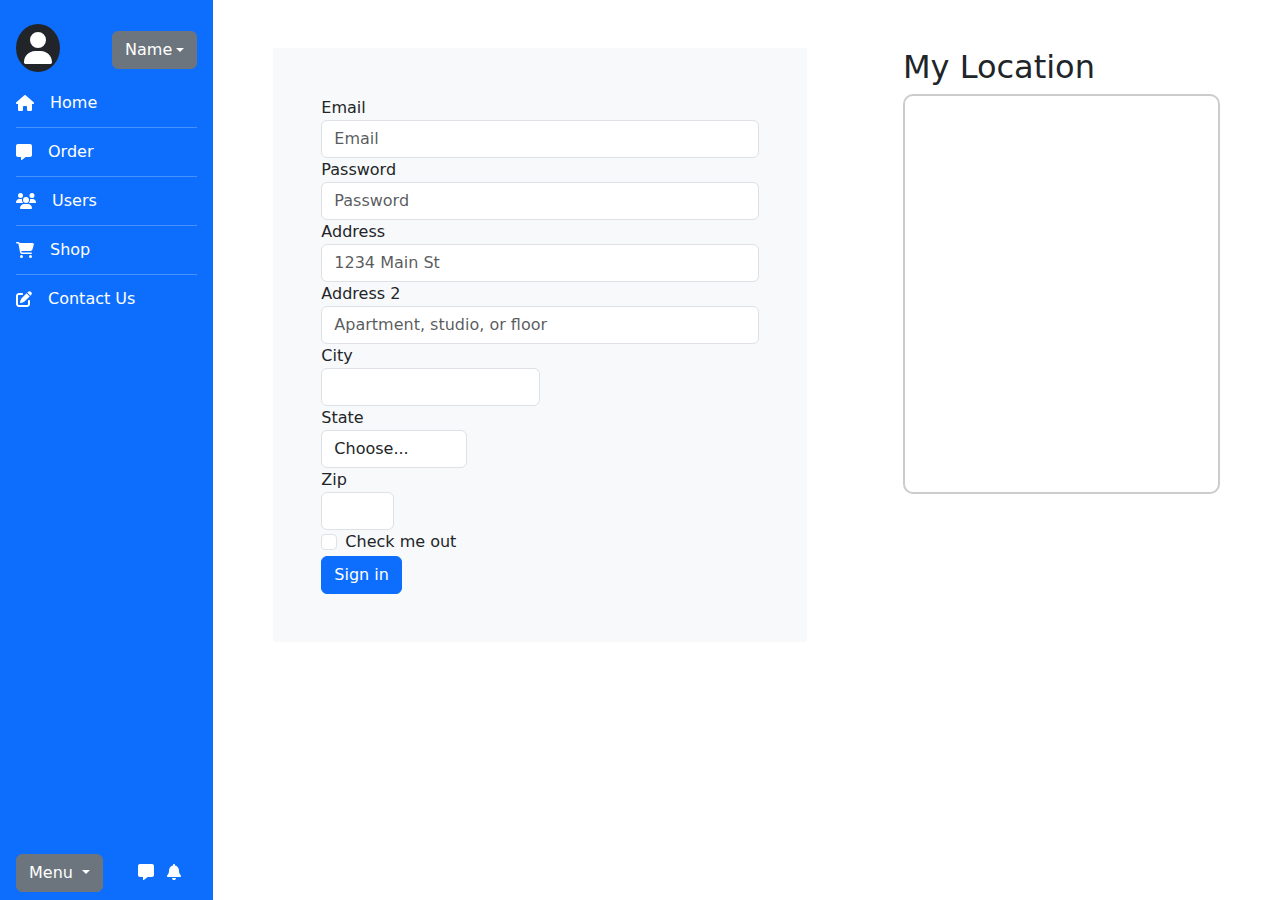
<file: contact.html>
<!DOCTYPE html>
<html lang="en">
  <head>
    <meta charset="UTF-8" />
    <meta name="viewport" content="width=device-width, initial-scale=1.0" />
    <title>Fixed Header</title>
    <link rel="stylesheet" href="bootstrap-5.3.3-dist/css/bootstrap.min.css" />
    <link rel="stylesheet" href="fontawesome-free-6.7.2-web/css/all.min.css" />
    <link rel="stylesheet" href="style.css" />
  </head>
  <body>
    <!-- main start -->
    <main>
      <div class="container-fluid">
        <div class="row">
          <!-- Sidebar Menu -->

          <div
            class="col-md-2 vh-100 bg-primary text-white position-fixed d-flex flex-column pt-4 px-3"
          >
            <!-- User Profile -->
            <div class="d-flex justify-content-between align-items-center">
              <div class="col-md-4">
                <i class="fa-solid fa-user fs-2 bg-dark rounded-circle p-2"></i>
              </div>
              <div class="dropdown col-md-8 d-flex justify-content-end">
                <button
                  class="btn btn-secondary dropdown-toggle d-flex align-items-center"
                  type="button"
                  data-bs-toggle="dropdown"
                >
                  Name
                </button>
                <ul class="dropdown-menu">
                  <li><a class="dropdown-item" href="#">Dashboard</a></li>
                  <li><a class="dropdown-item" href="#">Settings</a></li>
                  <li><a class="dropdown-item" href="#">Logout</a></li>
                </ul>
              </div>
            </div>

            <!-- Menu -->
            <div class="mt-2">
              <a
                href="index.html"
                class="d-flex align-items-center gap-2 text-white text-decoration-none py-2"
              >
                <i class="fa-solid fa-house"></i>
                <span class="ms-2 text-nowrap d-none d-md-inline">Home</span>
              </a>
              <hr class="my-1" />
              <a
                href="order.html"
                class="d-flex align-items-center gap-2 text-white text-decoration-none py-2 my-1"
              >
                <i class="fa-solid fa-message"></i>
                <span class="ms-2 text-nowrap d-none d-md-inline">Order</span>
              </a>
              <hr class="my-1" />

              <a
                href="user.html"
                class="d-flex align-items-center gap-2 text-white text-decoration-none py-2"
              >
                <i class="fa-solid fa-users"></i>
                <span class="ms-2 text-nowrap d-none d-md-inline">Users</span>
              </a>
              <hr class="my-1" />
              <a
                href="shop.html"
                class="d-flex align-items-center gap-2 text-white text-decoration-none py-2"
              >
                <i class="fa-solid fa-cart-shopping"></i>
                <span class="ms-2 text-nowrap d-none d-md-inline">Shop</span>
              </a>

              <hr class="my-1" />
              <a
                href="contact.html"
                class="d-flex align-items-center gap-2 text-white text-decoration-none py-2"
              >
                <i class="fa-solid fa-pen-to-square"></i>
                <span class="ms-2 text-nowrap d-none d-md-inline"
                  >Contact Us</span
                >
              </a>
            </div>

            <!-- Language, Message & Notifications -->
            <div
              class="mt-auto d-flex justify-content-between align-items-center my-2"
            >
              <div class="dropdown me-3">
                <button
                  class="btn btn-secondary dropdown-toggle"
                  type="button"
                  data-bs-toggle="dropdown"
                >
                  Menu
                </button>
                <ul class="dropdown-menu">
                  <li><a class="dropdown-item" href="#">Action</a></li>
                  <li><a class="dropdown-item" href="#">Another action</a></li>
                  <li>
                    <a class="dropdown-item" href="#">Something else here</a>
                  </li>
                </ul>
              </div>
              <!-- Icons -->
              <div class="me-3">
                <i class="fa-solid fa-message me-2"></i>
                <i class="fa-solid fa-bell"></i>
              </div>
            </div>
          </div>

          <!-- Main Content (Added Offset to Avoid Overlap) -->
          <div
            class="col-md-10 offset-md-2 h-100 d-flex justify-content-center align-content-center"
          >
            <form class="w-100 h-100 m-5 bg-light p-5">
              <div class="form-row">
                <div class="form-group col-md-12">
                  <label for="inputEmail4">Email</label>
                  <input
                    type="email"
                    class="form-control"
                    id="inputEmail4"
                    placeholder="Email"
                  />
                </div>
                <div class="form-group col-md-12">
                  <label for="inputPassword4">Password</label>
                  <input
                    type="password"
                    class="form-control"
                    id="inputPassword4"
                    placeholder="Password"
                  />
                </div>
              </div>
              <div class="form-group">
                <label for="inputAddress">Address</label>
                <input
                  type="text"
                  class="form-control"
                  id="inputAddress"
                  placeholder="1234 Main St"
                />
              </div>
              <div class="form-group">
                <label for="inputAddress2">Address 2</label>
                <input
                  type="text"
                  class="form-control"
                  id="inputAddress2"
                  placeholder="Apartment, studio, or floor"
                />
              </div>
              <div class="form-row">
                <div class="form-group col-md-6">
                  <label for="inputCity">City</label>
                  <input type="text" class="form-control" id="inputCity" />
                </div>
                <div class="form-group col-md-4">
                  <label for="inputState">State</label>
                  <select id="inputState" class="form-control">
                    <option selected>Choose...</option>
                    <option>...</option>
                  </select>
                </div>
                <div class="form-group col-md-2">
                  <label for="inputZip">Zip</label>
                  <input type="text" class="form-control" id="inputZip" />
                </div>
              </div>
              <div class="form-group">
                <div class="form-check">
                  <input
                    class="form-check-input"
                    type="checkbox"
                    id="gridCheck"
                  />
                  <label class="form-check-label" for="gridCheck">
                    Check me out
                  </label>
                </div>
              </div>
              <button type="submit" class="btn btn-primary">Sign in</button>
            </form>

            <!-- map content -->
            <div class="w-75 p-5">
              <h2>My Location</h2>
              <div class="map-container">
                <iframe
                  src="https://www.google.com/maps/embed?pb=!1m18!1m12!1m3!1d3151.835434508398!2d144.95373631590465!3d-37.81627927975195!2m3!1f0!2f0!3f0!3m2!1i1024!2i768!4f13.1!3m3!1m2!1s0x6ad642af0f11fd81%3A0xf57792cba271d67c!2sMelbourne%20VIC%2C%20Australia!5e0!3m2!1sen!2sus!4v1633154870211!5m2!1sen!2sus"
                  allowfullscreen=""
                  loading="lazy"
                >
                </iframe>
              </div>
            </div>
          </div>

          <!-- Main Content Ends -->
        </div>
      </div>
    </main>

    <script src="bootstrap-5.3.3-dist/js/bootstrap.bundle.min.js"></script>
    <script src="fontawesome-free-6.7.2-web/js/all.min.js"></script>
  </body>
</html>
</file>
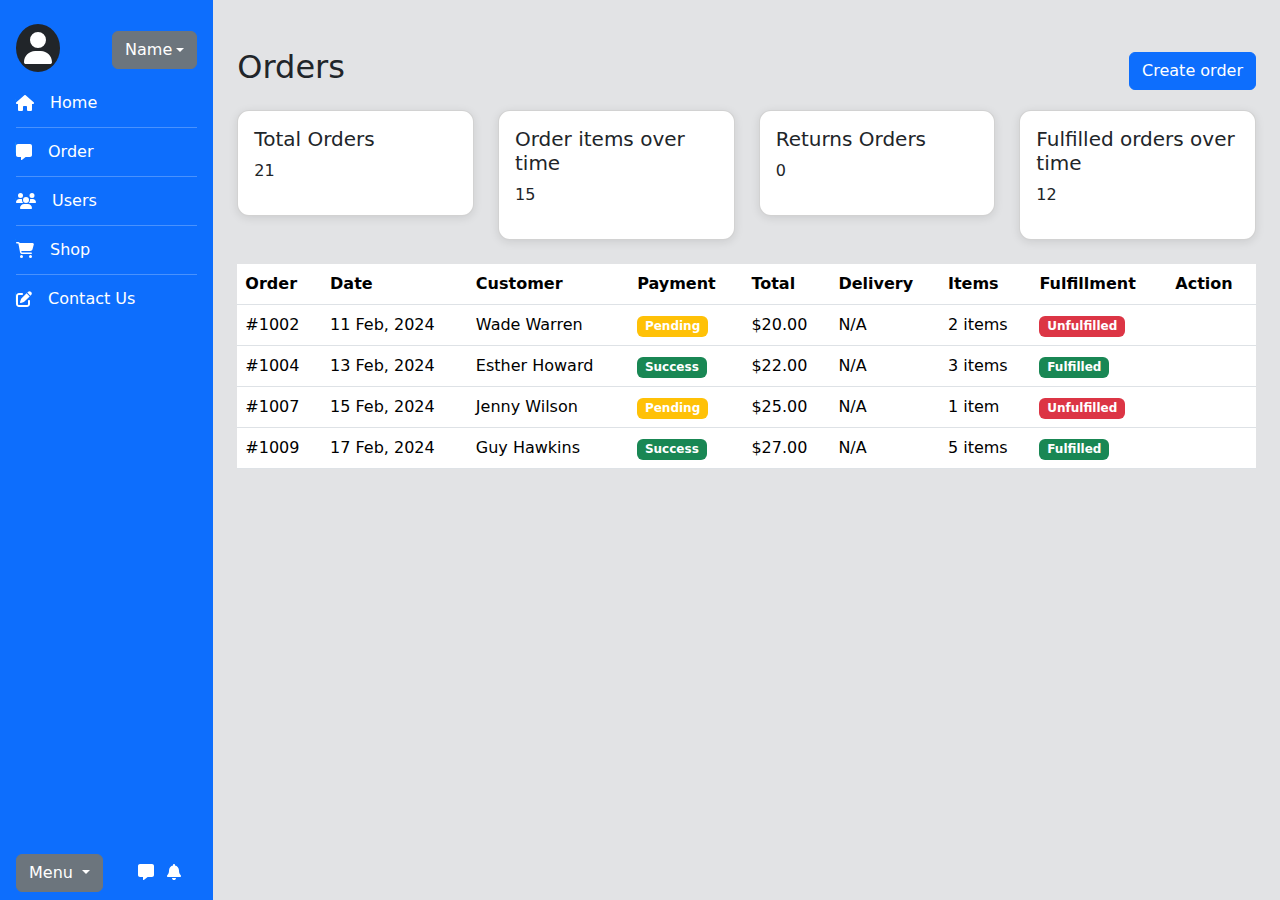
<file: order.html>
<!DOCTYPE html>
<html lang="en">
  <head>
    <meta charset="UTF-8" />
    <meta name="viewport" content="width=device-width, initial-scale=1.0" />
    <title>Fixed Header</title>
    <link rel="stylesheet" href="bootstrap-5.3.3-dist/css/bootstrap.min.css" />
    <link rel="stylesheet" href="fontawesome-free-6.7.2-web/css/all.min.css" />
    <link rel="stylesheet" href="style.css" />
  </head>
  <body>
    <!-- main start -->
    <main>
      <div class="container-fluid">
        <div class="row">
          <!-- Sidebar Menu -->

          <div
            class="col-md-2 vh-100 bg-primary text-white position-fixed d-flex flex-column pt-4 px-3"
          >
            <!-- User Profile -->
            <div class="d-flex justify-content-between align-items-center">
              <div class="col-md-4">
                <i class="fa-solid fa-user fs-2 bg-dark rounded-circle p-2"></i>
              </div>
              <div class="dropdown col-md-8 d-flex justify-content-end">
                <button
                  class="btn btn-secondary dropdown-toggle d-flex align-items-center"
                  type="button"
                  data-bs-toggle="dropdown"
                >
                  Name
                </button>
                <ul class="dropdown-menu">
                  <li><a class="dropdown-item" href="#">Dashboard</a></li>
                  <li><a class="dropdown-item" href="#">Settings</a></li>
                  <li><a class="dropdown-item" href="#">Logout</a></li>
                </ul>
              </div>
            </div>

            <!-- Menu -->
            <div class="mt-2">
              <a
                href="index.html"
                class="d-flex align-items-center gap-2 text-white text-decoration-none py-2"
              >
                <i class="fa-solid fa-house"></i>
                <span class="ms-2 text-nowrap d-none d-md-inline">Home</span>
              </a>
              <hr class="my-1" />
              <a
                href="order.html"
                class="d-flex align-items-center gap-2 text-white text-decoration-none py-2 my-1"
              >
                <i class="fa-solid fa-message"></i>
                <span class="ms-2 text-nowrap d-none d-md-inline">Order</span>
              </a>
              <hr class="my-1" />

              <a
                href="user.html"
                class="d-flex align-items-center gap-2 text-white text-decoration-none py-2"
              >
                <i class="fa-solid fa-users"></i>
                <span class="ms-2 text-nowrap d-none d-md-inline">Users</span>
              </a>
              <hr class="my-1" />
              <a
                href="shop.html"
                class="d-flex align-items-center gap-2 text-white text-decoration-none py-2"
              >
                <i class="fa-solid fa-cart-shopping"></i>
                <span class="ms-2 text-nowrap d-none d-md-inline">Shop</span>
              </a>
              <hr class="my-1" />

              <a
                href="contact.html"
                class="d-flex align-items-center gap-2 text-white text-decoration-none py-2"
              >
                <i class="fa-solid fa-pen-to-square"></i>
                <span class="ms-2 text-nowrap d-none d-md-inline"
                  >Contact Us</span
                >
              </a>
            </div>

            <!-- Language, Message & Notifications -->
            <div
              class="mt-auto d-flex justify-content-between align-items-center my-2"
            >
              <div class="dropdown me-3">
                <button
                  class="btn btn-secondary dropdown-toggle"
                  type="button"
                  data-bs-toggle="dropdown"
                >
                  Menu
                </button>
                <ul class="dropdown-menu">
                  <li><a class="dropdown-item" href="#">Action</a></li>
                  <li><a class="dropdown-item" href="#">Another action</a></li>
                  <li>
                    <a class="dropdown-item" href="#">Something else here</a>
                  </li>
                </ul>
              </div>
              <!-- Icons -->
              <div class="me-3">
                <i class="fa-solid fa-message me-2"></i>
                <i class="fa-solid fa-bell"></i>
              </div>
            </div>
          </div>

          <!-- Main Content (Added Offset to Avoid Overlap) -->
          <div
            class="col-md-10 offset-md-2 pt-4 h-full d-flex justify-content-end align-content-center bg-secondary-subtle vh-100"
          >
            <div class="container mt-4">
              <div
                class="d-flex justify-content-between align-items-center mb-3"
              >
                <h2>Orders</h2>
                <button class="btn btn-primary">Create order</button>
              </div>

              <div class="row">
                <div class="col-md-3">
                  <div class="card p-3">
                    <h5>Total Orders</h5>
                    <p>21</p>
                  </div>
                </div>
                <div class="col-md-3">
                  <div class="card p-3">
                    <h5>Order items over time</h5>
                    <p>15</p>
                  </div>
                </div>
                <div class="col-md-3">
                  <div class="card p-3">
                    <h5>Returns Orders</h5>
                    <p>0</p>
                  </div>
                </div>
                <div class="col-md-3">
                  <div class="card p-3">
                    <h5>Fulfilled orders over time</h5>
                    <p>12</p>
                  </div>
                </div>
              </div>

              <table class="table mt-4">
                <thead>
                  <tr>
                    <th>Order</th>
                    <th>Date</th>
                    <th>Customer</th>
                    <th>Payment</th>
                    <th>Total</th>
                    <th>Delivery</th>
                    <th>Items</th>
                    <th>Fulfillment</th>
                    <th>Action</th>
                  </tr>
                </thead>
                <tbody>
                  <tr>
                    <td>#1002</td>
                    <td>11 Feb, 2024</td>
                    <td>Wade Warren</td>
                    <td><span class="badge bg-warning">Pending</span></td>
                    <td>$20.00</td>
                    <td>N/A</td>
                    <td>2 items</td>
                    <td><span class="badge bg-danger">Unfulfilled</span></td>
                    <td></td>
                  </tr>
                  <tr>
                    <td>#1004</td>
                    <td>13 Feb, 2024</td>
                    <td>Esther Howard</td>
                    <td><span class="badge bg-success">Success</span></td>
                    <td>$22.00</td>
                    <td>N/A</td>
                    <td>3 items</td>
                    <td><span class="badge bg-success">Fulfilled</span></td>
                    <td></td>
                  </tr>
                  <tr>
                    <td>#1007</td>
                    <td>15 Feb, 2024</td>
                    <td>Jenny Wilson</td>
                    <td><span class="badge bg-warning">Pending</span></td>
                    <td>$25.00</td>
                    <td>N/A</td>
                    <td>1 item</td>
                    <td><span class="badge bg-danger">Unfulfilled</span></td>
                    <td></td>
                  </tr>
                  <tr>
                    <td>#1009</td>
                    <td>17 Feb, 2024</td>
                    <td>Guy Hawkins</td>
                    <td><span class="badge bg-success">Success</span></td>
                    <td>$27.00</td>
                    <td>N/A</td>
                    <td>5 items</td>
                    <td><span class="badge bg-success">Fulfilled</span></td>
                    <td></td>
                  </tr>
                </tbody>
              </table>
            </div>
          </div>

          <!-- Main Content Ends -->
        </div>
      </div>
    </main>

    <script src="bootstrap-5.3.3-dist/js/bootstrap.bundle.min.js"></script>
    <script src="fontawesome-free-6.7.2-web/js/all.min.js"></script>
  </body>
</html>
</file>
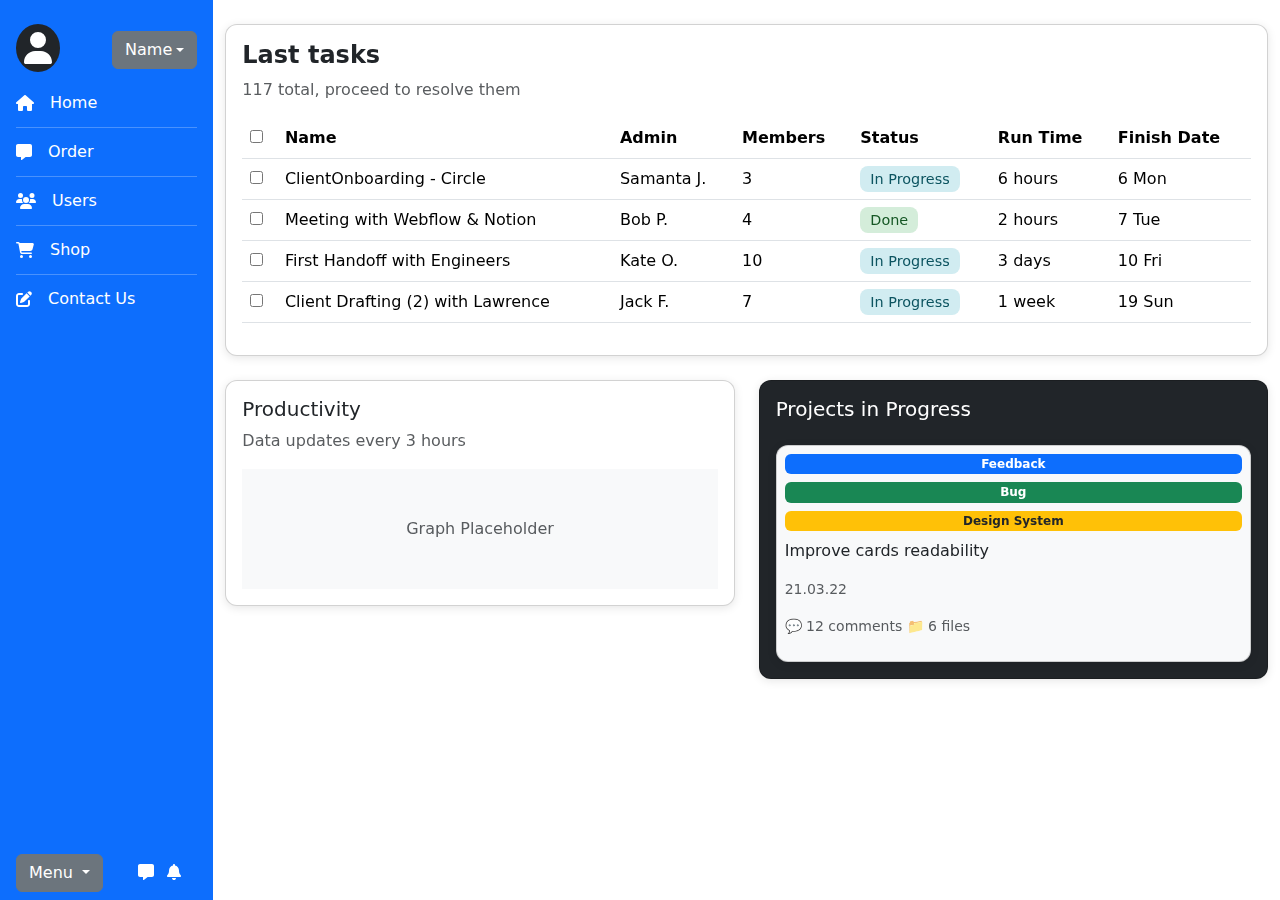
<file: user.html>
<!DOCTYPE html>
<html lang="en">
  <head>
    <meta charset="UTF-8" />
    <meta name="viewport" content="width=device-width, initial-scale=1.0" />
    <title>Document</title>
    <link rel="stylesheet" href="bootstrap-5.3.3-dist/css/bootstrap.min.css" />
    <link rel="stylesheet" href="fontawesome-free-6.7.2-web/css/all.min.css" />
    <link rel="stylesheet" href="style.css" />
  </head>
  <body>
    <div class="container-fluid">
      <div class="row">
        <!-- Sidebar Menu -->
        <!-- Sidebar -->
        <div
          class="col-md-2 vh-100 bg-primary text-white position-fixed d-flex flex-column pt-4 px-3"
        >
          <!-- User Profile -->
          <div class="d-flex justify-content-between align-items-center">
            <div class="col-md-4">
              <i class="fa-solid fa-user fs-2 bg-dark rounded-circle p-2"></i>
            </div>
            <div class="dropdown col-md-8 d-flex justify-content-end">
              <button
                class="btn btn-secondary dropdown-toggle d-flex align-items-center"
                type="button"
                data-bs-toggle="dropdown"
              >
                Name
              </button>
              <ul class="dropdown-menu">
                <li><a class="dropdown-item" href="#">Dashboard</a></li>
                <li><a class="dropdown-item" href="#">Settings</a></li>
                <li><a class="dropdown-item" href="#">Logout</a></li>
              </ul>
            </div>
          </div>

          <!-- Menu -->
          <div class="mt-2">
            <a
              href="index.html"
              class="d-flex align-items-center gap-2 text-white text-decoration-none py-2"
            >
              <i class="fa-solid fa-house"></i>
              <span class="ms-2 text-nowrap d-none d-md-inline">Home</span>
            </a>
            <hr class="my-1" />
            <a
              href="order.html"
              class="d-flex align-items-center gap-2 text-white text-decoration-none py-2 my-1"
            >
              <i class="fa-solid fa-message"></i>
              <span class="ms-2 text-nowrap d-none d-md-inline">Order</span>
            </a>
            <hr class="my-1" />

            <a
              href="user.html"
              class="d-flex align-items-center gap-2 text-white text-decoration-none py-2"
            >
              <i class="fa-solid fa-users"></i>
              <span class="ms-2 text-nowrap d-none d-md-inline">Users</span>
            </a>
            <hr class="my-1" />
            <a
              href="shop.html"
              class="d-flex align-items-center gap-2 text-white text-decoration-none py-2"
            >
              <i class="fa-solid fa-cart-shopping"></i>
              <span class="ms-2 text-nowrap d-none d-md-inline">Shop</span>
            </a>
            <hr class="my-1" />

            <a
              href="contact.html"
              class="d-flex align-items-center gap-2 text-white text-decoration-none py-2"
            >
              <i class="fa-solid fa-pen-to-square"></i>
              <span class="ms-2 text-nowrap d-none d-md-inline"
                >Contact Us</span
              >
            </a>
          </div>

          <!-- Language, Message & Notifications -->
          <div
            class="mt-auto d-flex justify-content-between align-items-center my-2"
          >
            <div class="dropdown me-3">
              <button
                class="btn btn-secondary dropdown-toggle"
                type="button"
                data-bs-toggle="dropdown"
              >
                Menu
              </button>
              <ul class="dropdown-menu">
                <li><a class="dropdown-item" href="#">Action</a></li>
                <li><a class="dropdown-item" href="#">Another action</a></li>
                <li>
                  <a class="dropdown-item" href="#">Something else here</a>
                </li>
              </ul>
            </div>
            <!-- Icons -->
            <div class="me-3">
              <i class="fa-solid fa-message me-2"></i>
              <i class="fa-solid fa-bell"></i>
            </div>
          </div>
        </div>

        <!-- Main Content (Added Offset to Avoid Overlap) -->
        <div class="col-md-10 offset-md-2 mt-4">
          <!-- Last Tasks Section -->
          <div class="card p-3 mb-4">
            <h4 class="fw-bold">Last tasks</h4>
            <p class="text-muted">117 total, proceed to resolve them</p>

            <table class="table">
              <thead>
                <tr>
                  <th><input type="checkbox" /></th>
                  <th>Name</th>
                  <th>Admin</th>
                  <th>Members</th>
                  <th>Status</th>
                  <th>Run Time</th>
                  <th>Finish Date</th>
                </tr>
              </thead>
              <tbody>
                <tr>
                  <td><input type="checkbox" /></td>
                  <td>ClientOnboarding - Circle</td>
                  <td>Samanta J.</td>
                  <td>3</td>
                  <td>
                    <span class="status-badge in-progress">In Progress</span>
                  </td>
                  <td>6 hours</td>
                  <td>6 Mon</td>
                </tr>
                <tr>
                  <td><input type="checkbox" /></td>
                  <td>Meeting with Webflow & Notion</td>
                  <td>Bob P.</td>
                  <td>4</td>
                  <td><span class="status-badge done">Done</span></td>
                  <td>2 hours</td>
                  <td>7 Tue</td>
                </tr>
                <tr>
                  <td><input type="checkbox" /></td>
                  <td>First Handoff with Engineers</td>
                  <td>Kate O.</td>
                  <td>10</td>
                  <td>
                    <span class="status-badge in-progress">In Progress</span>
                  </td>
                  <td>3 days</td>
                  <td>10 Fri</td>
                </tr>
                <tr>
                  <td><input type="checkbox" /></td>
                  <td>Client Drafting (2) with Lawrence</td>
                  <td>Jack F.</td>
                  <td>7</td>
                  <td>
                    <span class="status-badge in-progress">In Progress</span>
                  </td>
                  <td>1 week</td>
                  <td>19 Sun</td>
                </tr>
              </tbody>
            </table>
          </div>

          <!-- Stats Row -->
          <div class="row">
            <div class="col-md-6">
              <div class="card p-3">
                <h5>Productivity</h5>
                <p class="text-muted">Data updates every 3 hours</p>
                <div class="bg-light p-5 text-center text-muted">
                  Graph Placeholder
                </div>
              </div>
            </div>
            <div class="col-md-6">
              <div class="card p-3 bg-dark text-white">
                <h5>Projects in Progress</h5>
                <div class="card bg-light text-dark p-2 mt-3">
                  <span class="badge bg-primary">Feedback</span>
                  <span class="badge bg-success mt-2">Bug</span>
                  <span class="badge bg-warning text-dark mt-2"
                    >Design System</span
                  >
                  <p class="mt-2">Improve cards readability</p>
                  <p class="text-muted small">21.03.22</p>
                  <p class="text-muted small">💬 12 comments 📁 6 files</p>
                </div>
              </div>
            </div>
          </div>
        </div>
        <!-- Main Content Ends -->
      </div>
    </div>
    <script src="bootstrap-5.3.3-dist/js/bootstrap.bundle.min.js"></script>
    <script src="fontawesome-free-6.7.2-web/js/all.min.js"></script>
  </body>
</html>
</file>
<file: style.css>
@keyframes fadeIn {
  from {
    opacity: 0;
    transform: translateY(-20px);
  }
  to {
    opacity: 1;
    transform: translateY(0);
  }
}

/* Apply animation to the div */
.card {
  animation: fadeIn 1.5s ease-out forwards; /* Apply animation */
}
/* Apply animation to the div */
.timer {
  animation: fadeIn 2s ease-in backwards; /* Apply animation */
}

/* Column Chart */
.timer-box {
  background: #0d6efd;
  color: white;
  padding: 20px;
  border-radius: 10px;
  display: flex;
  justify-content: center;
  align-items: center;
  gap: 10px;
}
.timer-box div {
  text-align: center;
}
.card-custom {
  background: white;
  padding: 20px;
  border-radius: 10px;
  box-shadow: 0px 4px 8px rgba(0, 0, 0, 0.1);
}
.chart-container {
  display: flex;
  justify-content: space-around;
  align-items: flex-end;
  height: 200px;
  margin-top: 20px;
}
.bar {
  width: 40px;
  border-radius: 5px;
}
.bar1 {
  background-color: blue;
  height: 60%;
}
.bar2 {
  background-color: green;
  height: 30%;
}
.bar3 {
  background-color: orange;
  height: 50%;
}

/* Column Chart */

.map-container {
  width: 100%;
  max-width: 600px;
  height: 400px;
  margin: auto;
  border: 2px solid #ccc;
  border-radius: 10px;
  overflow: hidden;
}
iframe {
  width: 100%;
  height: 100%;
  border: none;
}
.card {
  border-radius: 12px;
  box-shadow: 0 2px 10px rgba(0, 0, 0, 0.1);
}
.status-badge {
  font-size: 0.9rem;
  padding: 5px 10px;
  border-radius: 8px;
}
.in-progress {
  background-color: #d1ecf1;
  color: #0c5460;
}
.done {
  background-color: #d4edda;
  color: #155724;
}
</file>
